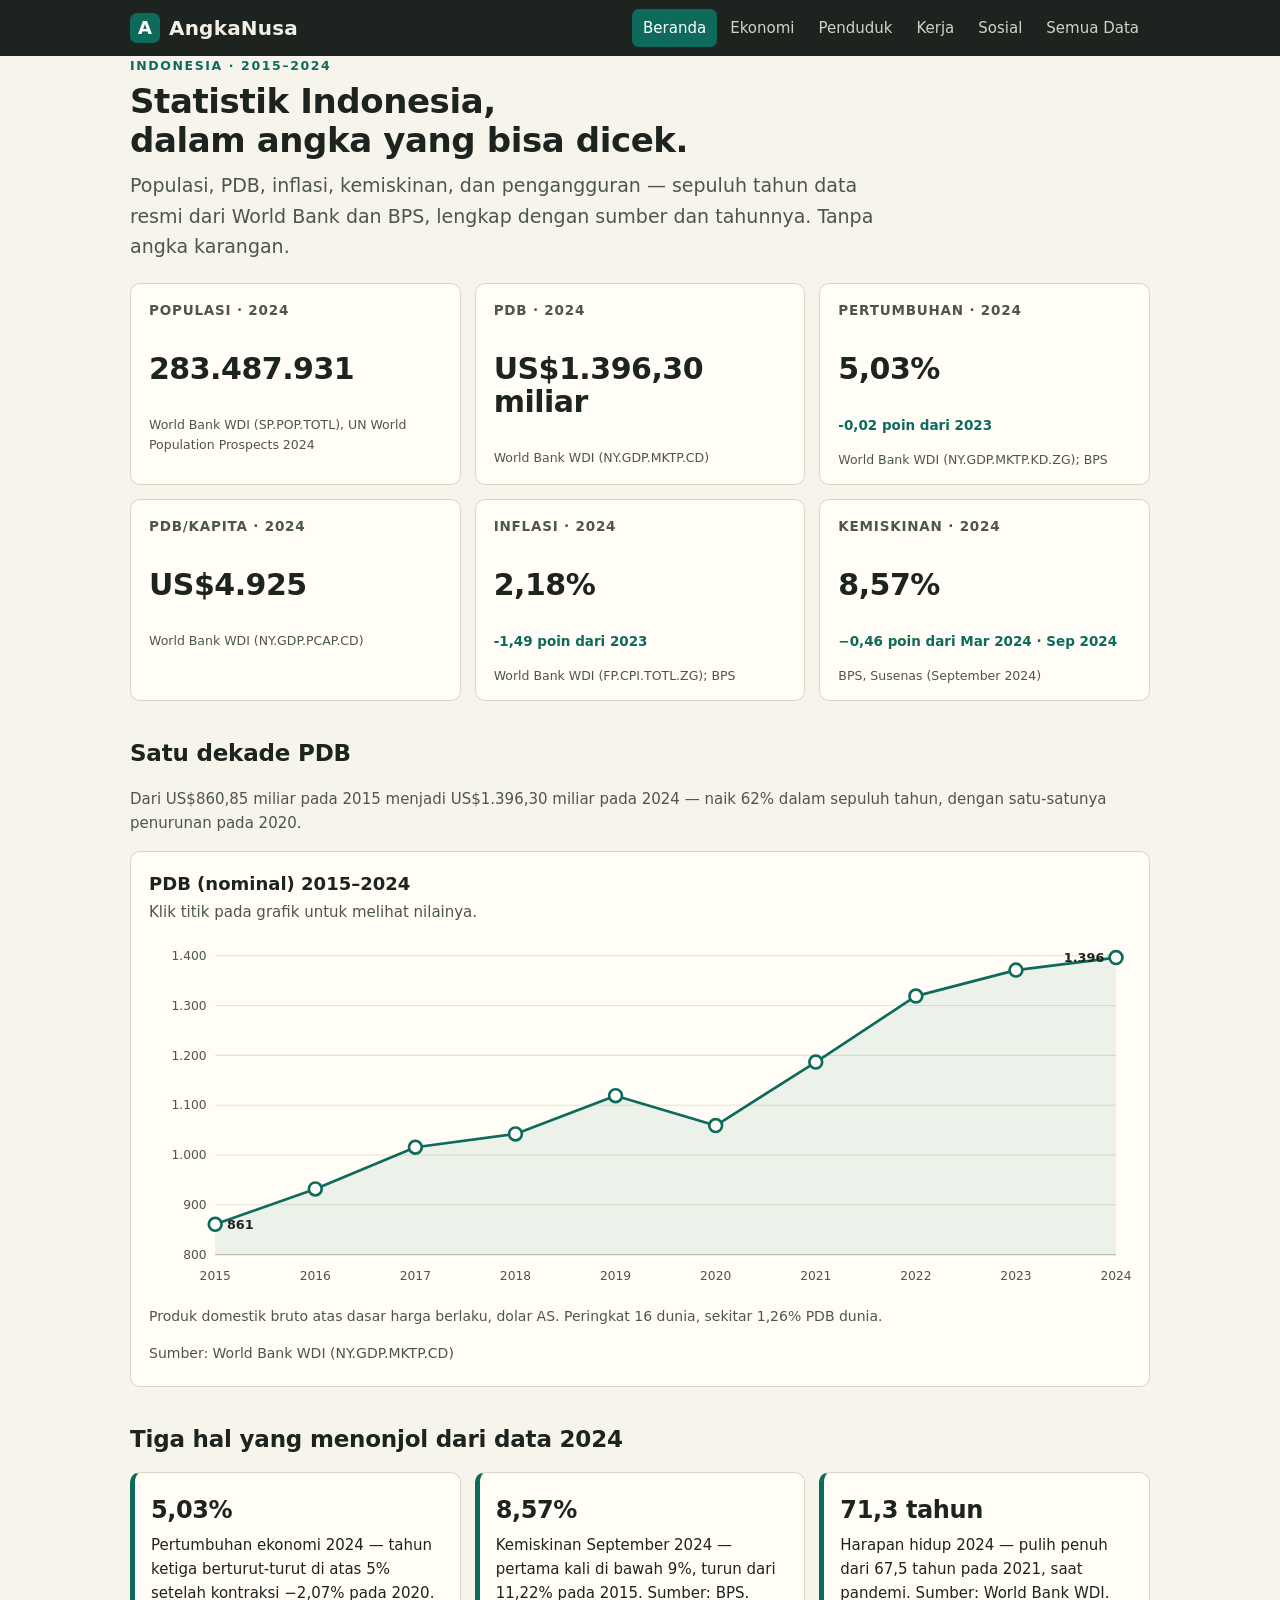
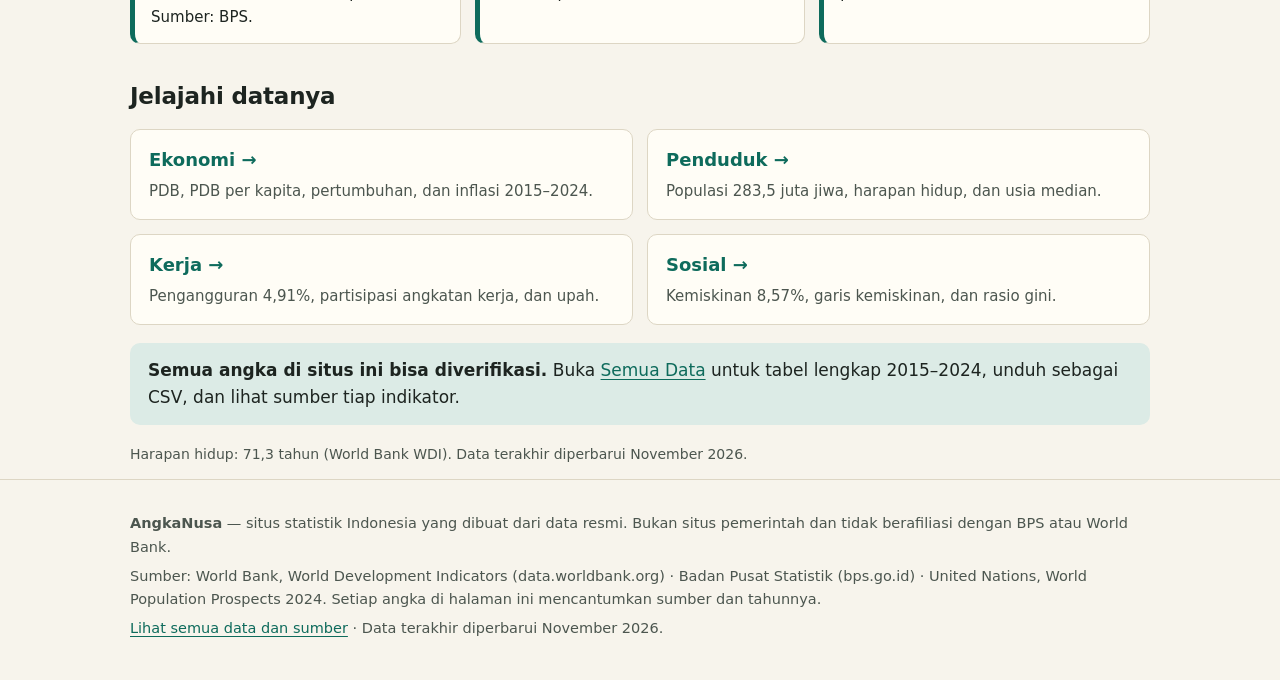
<file: app/index.html>
<!doctype html>
<html lang="id">
<head>
<meta charset="utf-8">
<meta name="viewport" content="width=device-width, initial-scale=1">
<meta name="description" content="AngkaNusa — statistik Indonesia 2015–2024: populasi, PDB, pertumbuhan, inflasi, kemiskinan, dan pengangguran, dengan sumber resmi World Bank dan BPS.">
<title>AngkaNusa — Statistik Indonesia dalam Angka</title>
<link rel="icon" href="data:image/svg+xml,%3Csvg xmlns='http://www.w3.org/2000/svg' viewBox='0 0 32 32'%3E%3Crect width='32' height='32' rx='7' fill='%230e6b5c'/%3E%3Ctext x='16' y='23' font-size='19' font-family='sans-serif' font-weight='bold' fill='%23fff' text-anchor='middle'%3EA%3C/text%3E%3C/svg%3E">
<link rel="stylesheet" href="style.css">
<script type="module" src="main.js"></script>
</head>
<body>
<header class="site-header">
  <div class="wrap header-inner">
    <a class="brand" href="#/"><span class="brand-mark" aria-hidden="true">A</span> AngkaNusa</a>
    <nav class="site-nav" aria-label="Navigasi utama">
      <a href="#/" data-nav="home">Beranda</a>
      <a href="#/ekonomi" data-nav="ekonomi">Ekonomi</a>
      <a href="#/penduduk" data-nav="penduduk">Penduduk</a>
      <a href="#/ketenagakerjaan" data-nav="ketenagakerjaan">Kerja</a>
      <a href="#/sosial" data-nav="sosial">Sosial</a>
      <a href="#/data" data-nav="data">Semua Data</a>
    </nav>
  </div>
</header>
<main id="app" class="wrap"></main>
<footer class="site-footer">
  <div class="wrap">
    <p><strong>AngkaNusa</strong> — situs statistik Indonesia yang dibuat dari data resmi. Bukan situs pemerintah dan tidak berafiliasi dengan BPS atau World Bank.</p>
    <p>Sumber: World Bank, World Development Indicators (data.worldbank.org) · Badan Pusat Statistik (bps.go.id) · United Nations, World Population Prospects 2024. Setiap angka di halaman ini mencantumkan sumber dan tahunnya.</p>
    <p><a href="#/data">Lihat semua data dan sumber</a> · Data terakhir diperbarui November 2026.</p>
  </div>
</footer>
</body>
</html>
</file>
<file: app/style.css>
/* AngkaNusa — satu aksen (teal), kertas hangat, tinta pekat. Tanpa font unduhan:
   tumpukan font sistem supaya first load tetap kecil dan situs jalan offline. */

:root {
  --paper: #f7f4ec;
  --card: #fffdf6;
  --ink: #1d2420;
  --ink-soft: #4c564f;
  --line: #ddd6c4;
  --accent: #0e6b5c;
  --accent-ink: #ffffff;
  --accent-soft: #dcebe6;
  --warn: #9a5b00;
  --radius: 10px;
}

* { box-sizing: border-box; }

body {
  margin: 0;
  background: var(--paper);
  color: var(--ink);
  font-family: "Segoe UI", system-ui, -apple-system, "Helvetica Neue", Arial, sans-serif;
  font-size: 17px;
  line-height: 1.6;
}

.wrap { max-width: 1060px; margin: 0 auto; padding: 0 20px; }

a { color: var(--accent); text-decoration-thickness: 1px; text-underline-offset: 3px; }
a:hover { text-decoration-thickness: 2px; }

/* ---- header ---- */
.site-header { background: var(--ink); color: #f2efe4; position: sticky; top: 0; z-index: 10; }
.header-inner { display: flex; align-items: center; gap: 24px; min-height: 56px; flex-wrap: wrap; }
.brand { color: #f2efe4; font-weight: 800; font-size: 20px; letter-spacing: .2px; text-decoration: none; display: flex; align-items: center; gap: 9px; padding: 8px 0; }
.brand-mark {
  display: inline-flex; align-items: center; justify-content: center;
  width: 30px; height: 30px; border-radius: 7px;
  background: var(--accent); color: var(--accent-ink); font-size: 18px; font-weight: 800;
}
.site-nav { display: flex; gap: 2px; flex-wrap: wrap; margin-left: auto; }
.site-nav a {
  color: #cfd4c8; text-decoration: none; padding: 7px 11px; border-radius: 7px; font-size: 15px;
}
.site-nav a:hover { color: #fff; background: #2c3630; }
.site-nav a.active { color: #fff; background: var(--accent); }

/* ---- halaman ---- */
main { padding: 28px 0 48px; }
h1 { font-size: 34px; line-height: 1.15; margin: 6px 0 10px; letter-spacing: -.4px; }
h2 { font-size: 23px; margin: 34px 0 8px; letter-spacing: -.2px; }
h3 { font-size: 18px; margin: 0 0 4px; }
.lede { font-size: 19px; color: var(--ink-soft); max-width: 62ch; margin: 0 0 20px; }
.eyebrow { text-transform: uppercase; letter-spacing: 1.6px; font-size: 12.5px; font-weight: 700; color: var(--accent); margin: 0; }
.muted { color: var(--ink-soft); font-size: 15px; }
.small { font-size: 14px; color: var(--ink-soft); }
hr.rule { border: none; border-top: 1px solid var(--line); margin: 30px 0; }

/* ---- kartu angka ---- */
.cards { display: grid; grid-template-columns: repeat(3, 1fr); gap: 14px; margin: 22px 0; }
.card {
  background: var(--card); border: 1px solid var(--line); border-radius: var(--radius);
  padding: 16px 18px 14px;
}
.card .label { font-size: 13.5px; font-weight: 700; text-transform: uppercase; letter-spacing: .8px; color: var(--ink-soft); margin: 0 0 4px; }
.card .value { font-size: 30px; font-weight: 800; line-height: 1.1; letter-spacing: -.5px; }
.card .value small { font-size: 16px; font-weight: 700; color: var(--ink-soft); }
.card .detail { font-size: 14.5px; color: var(--ink-soft); margin: 6px 0 0; }
.card .source { font-size: 12.5px; color: var(--ink-soft); margin: 8px 0 0; }
.card a.card-link { color: inherit; text-decoration: none; display: block; }
.card a.card-link:hover .value { color: var(--accent); }
.card .delta { font-size: 13.5px; font-weight: 700; color: var(--accent); }

/* ---- grafik ---- */
.chart-box { background: var(--card); border: 1px solid var(--line); border-radius: var(--radius); padding: 18px 18px 8px; margin: 16px 0; }
.chart-box h3 { margin-bottom: 2px; }
.chart-readout { font-size: 15px; min-height: 24px; margin: 2px 0 4px; color: var(--ink-soft); }
.chart-readout strong { color: var(--ink); }
.chart-svg { width: 100%; height: auto; display: block; }
.chart-svg .axis { stroke: #c9c2ae; stroke-width: 1; }
.chart-svg .grid { stroke: #e8e2cf; stroke-width: 1; }
.chart-svg .tick-label { font-size: 11.5px; fill: var(--ink-soft); font-family: inherit; }
.chart-svg .line { fill: none; stroke: var(--accent); stroke-width: 2.5; stroke-linejoin: round; stroke-linecap: round; }
.chart-svg .area { fill: var(--accent); opacity: .08; }
.chart-svg .bar { fill: var(--accent); }
.chart-svg .bar.neg { fill: #b3541e; }
.chart-svg .dot { fill: var(--card); stroke: var(--accent); stroke-width: 2.5; cursor: pointer; }
.chart-svg .dot:hover, .chart-svg .dot:focus { fill: var(--accent); }
.chart-svg .dot-label { font-size: 12px; font-weight: 700; fill: var(--ink); }

/* tombol pilihan metrik */
.switcher { display: flex; gap: 8px; flex-wrap: wrap; margin: 10px 0 4px; }
.switcher button {
  font: inherit; font-size: 15px; padding: 8px 14px; border-radius: 999px;
  border: 1px solid var(--line); background: var(--card); color: var(--ink); cursor: pointer;
}
.switcher button:hover { border-color: var(--accent); }
.switcher button[aria-pressed="true"] { background: var(--accent); border-color: var(--accent); color: var(--accent-ink); font-weight: 700; }

/* ---- tabel ---- */
table.data { width: 100%; border-collapse: collapse; background: var(--card); font-size: 15.5px; }
table.data th, table.data td { padding: 9px 10px; border-bottom: 1px solid var(--line); text-align: right; font-variant-numeric: tabular-nums; }
table.data th:first-child, table.data td:first-child { text-align: left; }
table.data thead th { background: var(--ink); color: #f2efe4; font-size: 14px; }
table.data thead th:first-child { border-radius: 8px 0 0 0; }
table.data thead th:last-child { border-radius: 0 8px 0 0; }
table.data tbody tr:hover { background: var(--accent-soft); }
table.data tbody tr.hl td { background: #f3e9c8; font-weight: 700; }
.table-scroll { overflow-x: auto; border-radius: 8px; margin: 12px 0; }
table.data td.neg { color: #b3541e; font-weight: 700; }

/* ---- kontrol halaman data ---- */
.controls { display: flex; gap: 12px; flex-wrap: wrap; align-items: end; margin: 18px 0 6px; }
.controls label { font-size: 14px; font-weight: 700; display: block; margin-bottom: 4px; }
.controls input[type="search"], .controls select {
  font: inherit; font-size: 15.5px; padding: 9px 12px; border: 1px solid var(--line);
  border-radius: 8px; background: var(--card); color: var(--ink); min-width: 220px;
}
.btn {
  font: inherit; font-size: 15.5px; font-weight: 700; padding: 9px 16px; border-radius: 8px;
  border: 1px solid var(--accent); background: var(--accent); color: var(--accent-ink); cursor: pointer;
}
.btn:hover { filter: brightness(1.08); }
.btn.ghost { background: var(--card); color: var(--accent); }

/* ---- daftar & sorotan ---- */
.findings { display: grid; grid-template-columns: repeat(3, 1fr); gap: 14px; margin: 14px 0; }
.finding { background: var(--card); border: 1px solid var(--line); border-left: 5px solid var(--accent); border-radius: var(--radius); padding: 14px 16px; }
.finding p { margin: 4px 0 0; font-size: 15px; }
.finding .big { font-size: 24px; font-weight: 800; letter-spacing: -.4px; }
.explore { display: grid; grid-template-columns: repeat(2, 1fr); gap: 14px; margin: 14px 0; }
.explore a {
  background: var(--card); border: 1px solid var(--line); border-radius: var(--radius);
  padding: 16px 18px; text-decoration: none; color: var(--ink); display: block;
}
.explore a:hover { border-color: var(--accent); }
.explore a h3 { color: var(--accent); }
.explore a p { margin: 4px 0 0; font-size: 15px; color: var(--ink-soft); }
.sources { font-size: 14.5px; }
.sources li { margin-bottom: 6px; }
.callout { background: var(--accent-soft); border-radius: var(--radius); padding: 14px 18px; margin: 18px 0; }
.callout p { margin: 0; }

/* ---- footer ---- */
.site-footer { border-top: 1px solid var(--line); padding: 26px 0 34px; font-size: 14.5px; color: var(--ink-soft); }
.site-footer p { margin: 6px 0; }

/* ---- telepon ---- */
@media (max-width: 760px) {
  body { font-size: 16px; }
  h1 { font-size: 27px; }
  h2 { font-size: 20px; }
  .header-inner { gap: 4px; }
  .site-nav { margin-left: 0; overflow-x: auto; flex-wrap: nowrap; width: 100%; padding-bottom: 8px; }
  .site-nav a { white-space: nowrap; }
  .cards, .findings { grid-template-columns: 1fr; }
  .explore { grid-template-columns: 1fr; }
  .card .value { font-size: 26px; }
  .controls input[type="search"], .controls select { min-width: 0; width: 100%; }
}
</file>
